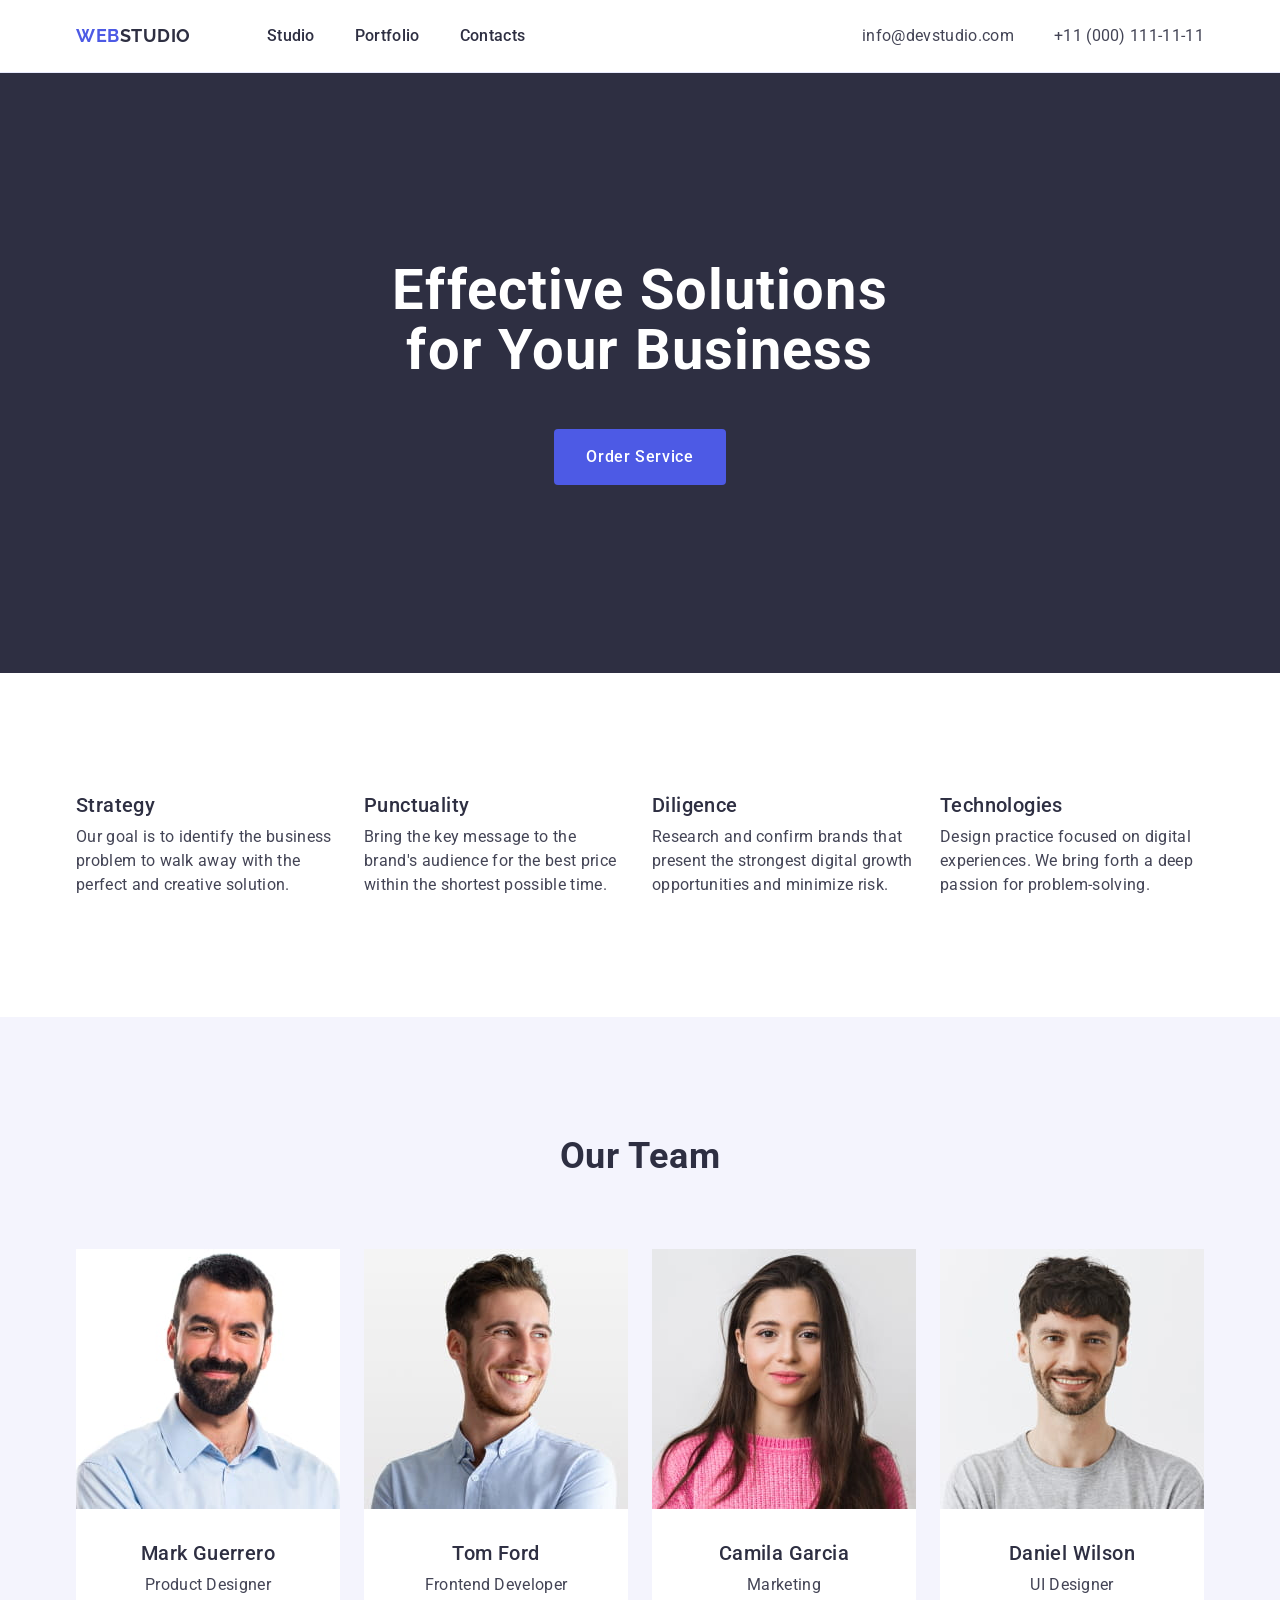
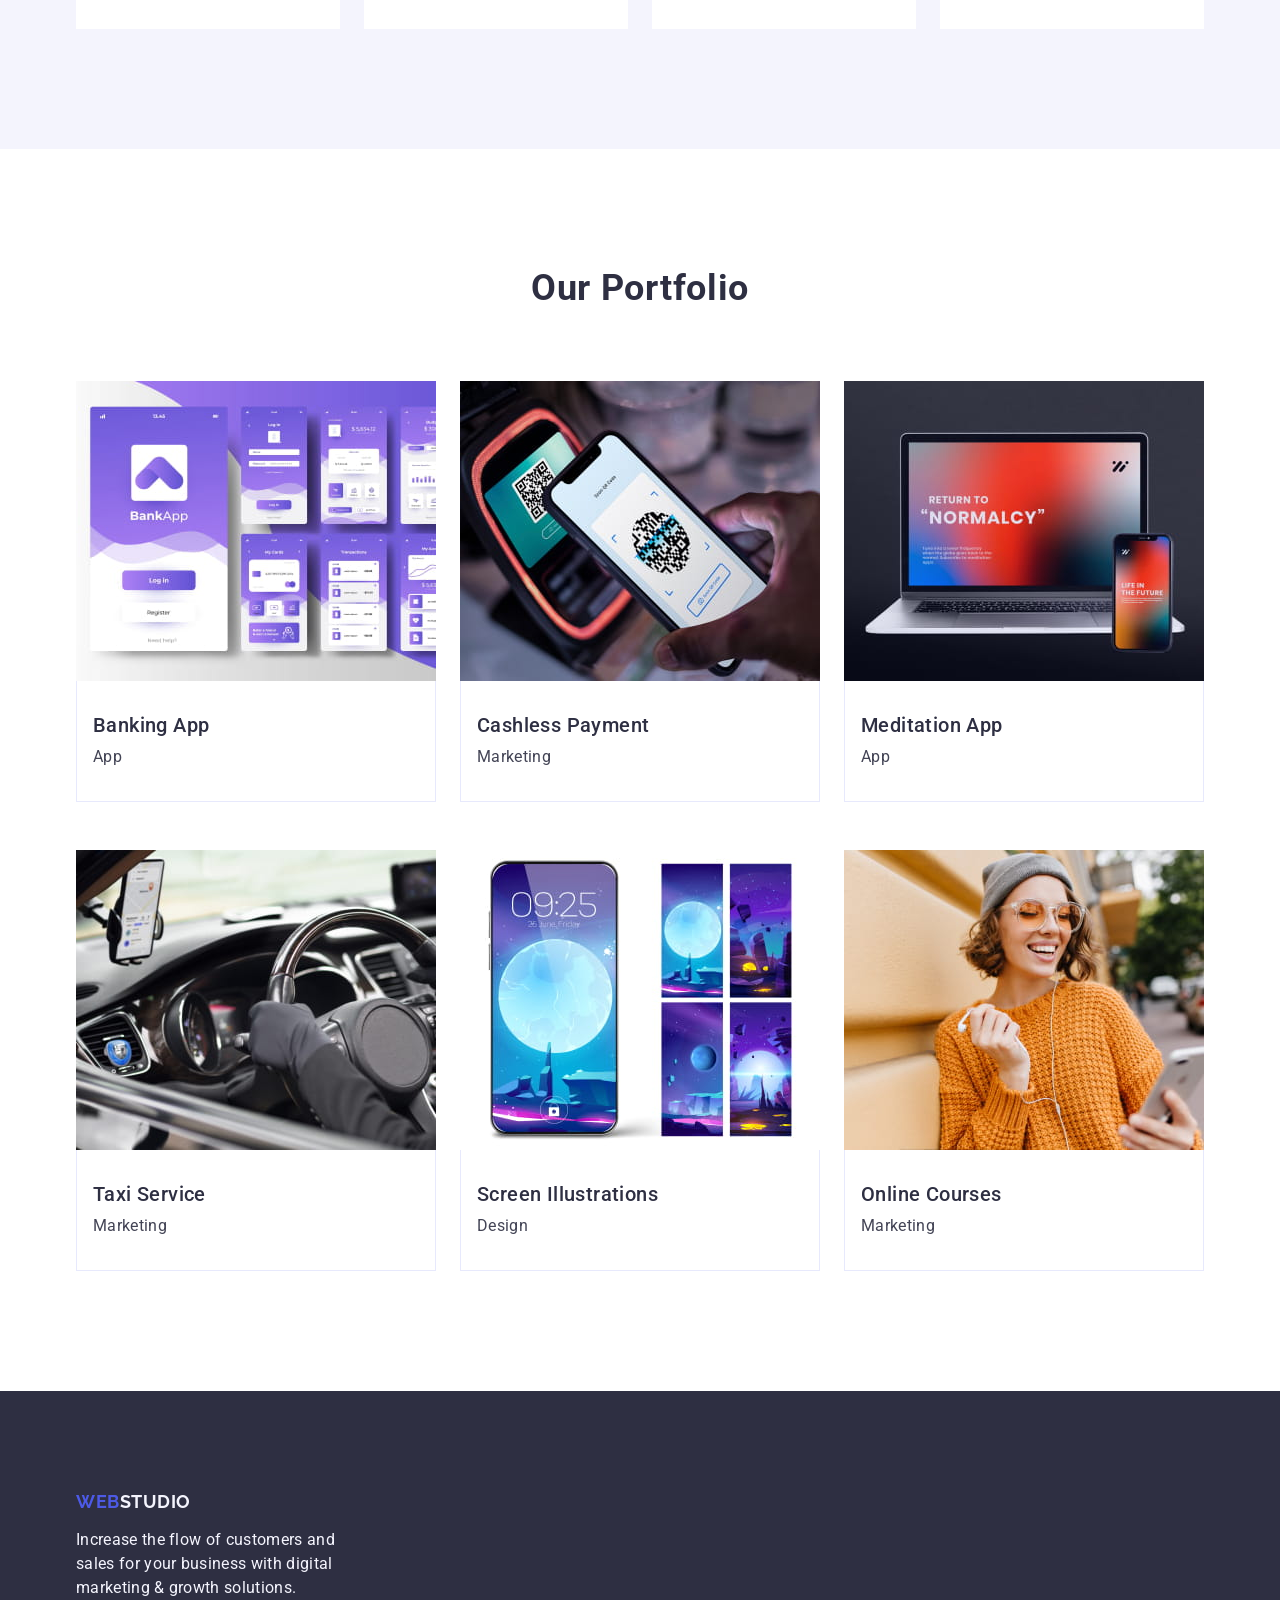
<file: index.html>
<!DOCTYPE html>
<html lang="en">
  <head>
    <meta charset="UTF-8" />
    <meta name="viewport" content="width=device-width, initial-scale=1.0" />
    <title>WebStudio</title>
    <!-- Попереднє з'єднання для оптимізації -->
    <link rel="preconnect" href="https://fonts.googleapis.com" />
    <link rel="preconnect" href="https://fonts.gstatic.com" crossorigin />
    <!-- Підключення шрифтів -->
    <link
      href="https://fonts.googleapis.com/css2?family=Raleway:wght@700&family=Roboto:wght@400;500;700&display=swap"
      rel="stylesheet"
    />
    <!-- Підключення нормалізатора стилів -->
    <link
      rel="stylesheet"
      href="https://cdnjs.cloudflare.com/ajax/libs/modern-normalize/1.1.0/modern-normalize.min.css"
    />
    <!-- Піключення мого файлу зі стилями -->
    <link rel="stylesheet" href="./css/styles.css" />
  </head>
  <body>
    <!--header -->
    <header class="header-page">
      <div class="header-container container">
        <nav class="header-nav">
          <a href="./index.html" class="logo"
            >Web<span class="logo-dark">Studio</span></a
          >
          <ul class="nav-list">
            <li class="nav-item">
              <a class="nav-link" href="./index.html">Studio</a>
            </li>
            <li class="nav-item">
              <a class="nav-link" href="">Portfolio</a>
            </li>
            <li class="nav-item">
              <a class="nav-link" href="">Contacts</a>
            </li>
          </ul>
        </nav>
        <address class="contacts">
          <ul class="list">
            <li class="contacts-item">
              <a class="contacts-link" href="mailto:info@devstudio.com"
                >info@devstudio.com</a
              >
            </li>
            <li class="contacts-item">
              <a class="contacts-link" href="tel:+110001111111"
                >+11 (000) 111-11-11</a
              >
            </li>
          </ul>
        </address>
      </div>
    </header>
    <main>
      <!-- section -->
      <section class="hero">
        <div class="container">
          <h1 class="hero-title">Effective Solutions for Your Business</h1>
          <button class="button btn-primary" type="button">
            Order Service
          </button>
        </div>
      </section>
      <!-- section advantages -->
      <section class="advantages">
        <div class="container">
          <h2 class="visually-hidden">Advantages</h2>
          <ul class="advantages-list">
            <li class="advantages-item">
              <h3 class="advantages-title">Strategy</h3>
              <p class="advantages-text">
                Our goal is to identify the business problem to walk away with
                the perfect and creative solution.
              </p>
            </li>
            <li class="advantages-item">
              <h3 class="advantages-title">Punctuality</h3>
              <p class="advantages-text">
                Bring the key message to the brand's audience for the best price
                within the shortest possible time.
              </p>
            </li>
            <li class="advantages-item">
              <h3 class="advantages-title">Diligence</h3>
              <p class="advantages-text">
                Research and confirm brands that present the strongest digital
                growth opportunities and minimize risk.
              </p>
            </li>
            <li class="advantages-item">
              <h3 class="advantages-title">Technologies</h3>
              <p class="advantages-text">
                Design practice focused on digital experiences. We bring forth a
                deep passion for problem-solving.
              </p>
            </li>
          </ul>
        </div>
      </section>
      <!-- section our team -->
      <section class="team">
        <div class="container">
          <h2 class="team-header">Our Team</h2>
          <ul class="team-list">
            <li class="team-item">
              <img
                src="./images/mark_guerrero.jpg"
                alt="Mark Guerrero"
                width="264"
                height="260"
              />
              <div class="team-info">
                <h3 class="team-title">Mark Guerrero</h3>
                <p class="team-text">Product Designer</p>
              </div>
            </li>
            <li class="team-item">
              <img
                src="./images/tom_ford.jpg"
                alt="Tom Ford"
                width="264"
                height="260"
              />
              <div class="team-info">
                <h3 class="team-title">Tom Ford</h3>
                <p class="team-text">Frontend Developer</p>
              </div>
            </li>
            <li class="team-item">
              <img
                src="./images/camila_garcia.jpg"
                alt="Camila Garcia"
                width="264"
                height="260"
              />
              <div class="team-info">
                <h3 class="team-title">Camila Garcia</h3>
                <p class="team-text">Marketing</p>
              </div>
            </li>
            <li class="team-item">
              <img
                src="./images/daniel_wilson.jpg"
                alt="Daniel Wilson"
                width="264"
                height="260"
              />
              <div class="team-info">
                <h3 class="team-title">Daniel Wilson</h3>
                <p class="team-text">UI Designer</p>
              </div>
            </li>
          </ul>
        </div>
      </section>
      <section class="portfolio">
        <div class="container">
          <h2 class="portfolio-header">Our Portfolio</h2>
          <ul class="portfolio-list">
            <li class="portfolio-item">
              <img
                src="./images/banking_app.jpg"
                alt="Banking App"
                width="360"
                height="300"
              />
              <div class="portfolio-info">
                <h3 class="portfolio-title">Banking App</h3>
                <p class="portfolio-text">App</p>
              </div>
            </li>
            <li class="portfolio-item">
              <img
                src="./images/cashless_payment.jpg"
                alt="Cashless Payment"
                width="360"
                height="300"
              />
              <div class="portfolio-info">
                <h3 class="portfolio-title">Cashless Payment</h3>
                <p class="portfolio-text">Marketing</p>
              </div>
            </li>
            <li class="portfolio-item">
              <img
                src="./images/meditation_app.jpg"
                alt="Meditation App"
                width="360"
                height="300"
              />
              <div class="portfolio-info">
                <h3 class="portfolio-title">Meditation App</h3>
                <p class="portfolio-text">App</p>
              </div>
            </li>
            <li class="portfolio-item">
              <img
                src="./images/taxi_service.jpg"
                alt="Taxi Service"
                width="360"
                height="300"
              />
              <div class="portfolio-info">
                <h3 class="portfolio-title">Taxi Service</h3>
                <p class="portfolio-text">Marketing</p>
              </div>
            </li>
            <li class="portfolio-item">
              <img
                src="./images/screen_illustrations.jpg"
                alt="Screen Illustrations"
                width="360"
                height="300"
              />
              <div class="portfolio-info">
                <h3 class="portfolio-title">Screen Illustrations</h3>
                <p class="portfolio-text">Design</p>
              </div>
            </li>
            <li class="portfolio-item">
              <img
                src="./images/online_courses.jpg"
                alt="Online Courses"
                width="360"
                height="300"
              />
              <div class="portfolio-info">
                <h3 class="portfolio-title">Online Courses</h3>
                <p class="portfolio-text">Marketing</p>
              </div>
            </li>
          </ul>
        </div>
      </section>
    </main>
    <!-- footer -->
    <footer class="footer">
      <div class="container">
        <a href="./index.html" class="footer-logo-dark"
          >Web<span class="footer-logo-light">Studio</span></a
        >
        <p class="footer-text">
          Increase the flow of customers and sales for your business with
          digital marketing & growth solutions.
        </p>
      </div>
    </footer>
  </body>
</html>
</file>
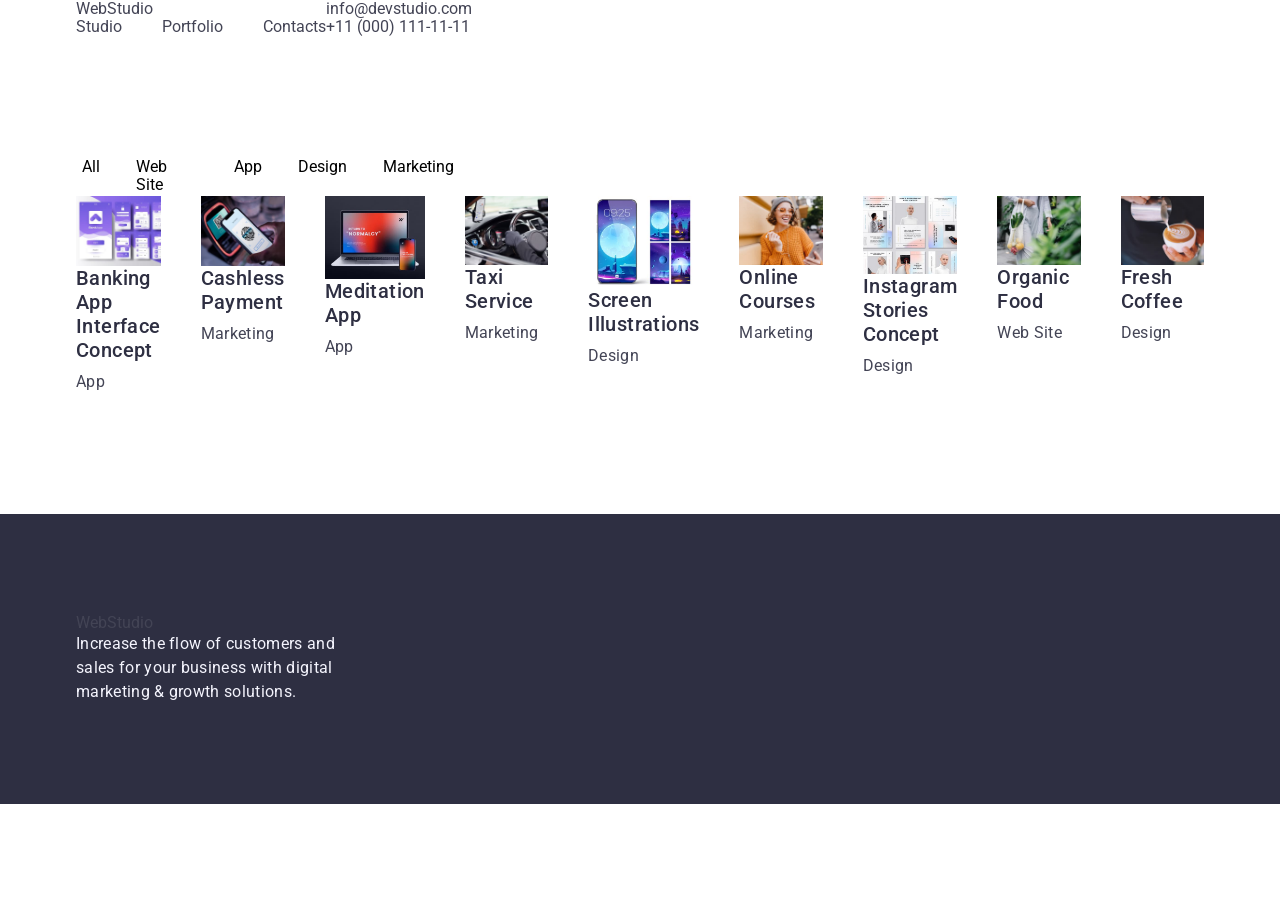
<file: portfolio.html>
<!DOCTYPE html>
<html lang="en">
<head>
    <meta charset="UTF-8">
    <meta http-equiv="X-UA-Compatible" content="IE=edge">
    <meta name="viewport" content="width=device-width, initial-scale=1.0">
    <title>Portfolio</title>
    <link rel="preconnect" href="https://fonts.googleapis.com">
    <link rel="preconnect" href="https://fonts.gstatic.com" crossorigin>
    <link href="https://fonts.googleapis.com/css2?family=Raleway:wght@800&family=Roboto:wght@400;500;700;900&display=swap"
        rel="stylesheet">
    <link rel="stylesheet" href="https://cdnjs.cloudflare.com/ajax/libs/modern-normalize/1.1.0/modern-normalize.min.css" integrity="sha512-wpPYUAdjBVSE4KJnH1VR1HeZfpl1ub8YT/NKx4PuQ5NmX2tKuGu6U/JRp5y+Y8XG2tV+wKQpNHVUX03MfMFn9Q==" crossorigin="anonymous" referrerpolicy="no-referrer" />
        <link rel="stylesheet" href="./css/styles.css">
</head>
<body>
   <header class="header">
        <div class="container header-container">
        <nav class="header-navigation">
            <a href="./index.html" class="header-logo link">Web<span class="header-logo-item">Studio</span></a>
          <ul class="header-list list">
            <li class="header-item">
              <a class="header-link link" href="./index.html">Studio</a>
            </li>
            <li class="header-item">
              <a class="header-link link current" href="">Portfolio</a>
            </li>
            <li class="header-item">
              <a class="header-link link" href="">Contacts</a>
            </li>
          </ul>
        </nav>
            <ul class="header-pre-contacts">
                <li class="header-contacts list">
            <a class="header-mail link" href="mailto:info@devstudio.com">info@devstudio.com</a>
                </li>
                <li class="header-contacts list">
            <a class="header-tel link" href="tel:+110001111111">+11 (000) 111-11-11</a>
                </li>
            </ul>
            </div>
      </header>
    <main>
        <section class="portfolio-hero">
            <div class="container">
            <h1 hidden>navigation-portfolio</h2>
                <ul class="portfolio-list list">
                    <li class="portfolio-pre-item"><button type="button" class="portfolio-item">All</button></li>
                    <li class="portfolio-pre-item"><button type="button" class="portfolio-item">Web Site</button></li>
                    <li class="portfolio-pre-item"><button type="button" class="portfolio-item">App</button></li>
                    <li class="portfolio-pre-item"><button type="button" class="portfolio-item">Design</button></li>
                    <li class="portfolio-pre-item"><button type="button" class="portfolio-item">Marketing</button></li>
                </ul>
                <ul class="portfolio-about list">
                    <li class="portfolio-about-item">
                        <img src="./images/img-1.jpg" alt="Picture" width="360" />
                        <div class="portfolio-border">
                        <h2 class="portfolio-title">Banking App Interface Concept</h2>
                        <p class="portfolio-text">App</p>
                        </div>
                    </li>
                    <li class="portfolio-about-item">
                        <img src="./images/img-2.jpg" alt="Picture" width="360" />
                        <div class="portfolio-border">
                        <h2 class="portfolio-title">Cashless Payment</h2>
                        <p class="portfolio-text">Marketing</p>
                        </div>
                    </li>
                    <li class="portfolio-about-item">
                        <img src="./images/img-3.jpg" alt="Picture" width="360" />
                        <div class="portfolio-border">
                        <h2 class="portfolio-title">Meditation App</h2>
                        <p class="portfolio-text">App</p>
                        </div>
                    </li>
                    <li class="portfolio-about-item">
                        <img src="./images/img-4.jpg" alt="Picture" width="360" />
                        <div class="portfolio-border">
                        <h2 class="portfolio-title">Taxi Service</h2>
                        <p class="portfolio-text">Marketing</p>
                        </div>
                    </li>
                    <li class="portfolio-about-item">
                        <img src="./images/img-5.jpg" alt="Picture" width="360" />
                        <div class="portfolio-border">
                        <h2 class="portfolio-title">Screen Illustrations</h2>
                        <p class="portfolio-text">Design</p>
                        </div>
                    </li>
                    <li class="portfolio-about-item">
                        <img src="./images/img-6.jpg" alt="Picture" width="360" />
                        <div class="portfolio-border">
                        <h2 class="portfolio-title">Online Courses</h2>
                        <p class="portfolio-text">Marketing</p>
                        </div>
                    </li>
                    <li class="portfolio-about-item">
                        <img src="./images/img-7.jpg" alt="Picture" width="360" />
                        <div class="portfolio-border">
                        <h2 class="portfolio-title">Instagram Stories Concept</h2>
                        <p class="portfolio-text">Design</p>
                        </div>
                    </li>
                    <li class="portfolio-about-item">
                        <img src="./images/img-8.jpg" alt="Picture" width="360" />
                        <div class="portfolio-border">
                        <h2 class="portfolio-title">Organic Food</h2>
                        <p class="portfolio-text">Web Site</p>
                        </div>
                    </li>
                    <li class="portfolio-about-item">
                        <img src="./images/img-9.jpg" alt="Picture" width="360" />
                        <div class="portfolio-border">
                        <h2 class="portfolio-title">Fresh Coffee</h2>
                        <p class="portfolio-text">Design</p>
                        </div>
                    </li>
                </ul>
                </div>
        </section>
    </main>
    <footer class="footer">
    <div class="container footer-container">
        <div class="footer-logo">
    <a class="footer-link link" href="./index.html">Web<span class="footer-logo">Studio</span></a>
    </div>
    <p class="footer-text">Increase the flow of customers and sales for your business with digital marketing & growth solutions.
</p>
</div>
</footer>
</body>
</html>
</file>
<file: css/styles.css>
/* #region base */
h1,
h2,
h3,
h4,
h5,
h6,
p {
    margin: 0;
}

h2 {
    font-weight: 700;
    font-size: 36px;
    line-height: 1.11;
    letter-spacing: 0.02em;
    color: #2e2f42;
}

ul,
ol {
    margin: 0;
    padding: 0;
    list-style-type: none;
}

img {
    display: block;
    max-width: 100%;
    height: auto;
}

a {
    display: inline-block;
    text-decoration: none;
    color: currentColor;
}

button {
    cursor: pointer;
    border: none;
}

section {
    padding-top: 120px;
    padding-bottom: 120px;
}

body {
    font-family: "Roboto", sans-serif;
    color: #434455;
    background-color: #fff;
}

.visually-hidden {
    position: absolute;
    width: 1px;
    height: 1px;
    margin: -1px;
    border: 0;
    padding: 0;

    white-space: nowrap;
    clip-path: inset(100%);
    clip: rect(0 0 0 0);
    overflow: hidden;
}

.container {
    max-width: 1158px;
    padding: 0 15px;
    margin: 0 auto;
}

/* #endregion */

/* #region header */
.header-page {
    border-bottom: 1px solid #e7e9fc;
}

.header-container {
    display: flex;
    align-items: center;
}

.header-nav {
    display: flex;
    align-items: center;
}

.nav-list {
    display: flex;
    align-items: center;
    gap: 40px;
}

.logo {
    font-family: "Raleway", sans-serif;
    font-weight: 700;
    font-size: 18px;
    line-height: 1.17;
    letter-spacing: 0.03em;
    text-transform: uppercase;
    color: #4d5ae5;
    padding: 24px 0;
    margin-right: 76px;
}

.logo-dark {
    color: #2e2f42;
    padding: 24px 0;
}

.nav-link:hover,
.contacts-link:hover {
    color: #404bbf
}

.nav-link:focus,
.contacts-link:focus {
    color: #404bbf
}

.nav-link {
    font-weight: 500;
    font-size: 16px;
    line-height: 1.5;
    letter-spacing: 0.02em;
    color: #2e2f42;
    padding: 24px 0;
}

.contacts {
    font-style: normal;
    margin-left: auto;

}

.list {
    display: flex;
    gap: 40px;
}

.contacts-link {
    font-size: 16px;
    line-height: 1.5;
    letter-spacing: 0.02em;
    color: #434455;
    padding: 24px 0;
}

/* #endregion */

/* #region hero */
.hero {
    background: #2e2f42;
    padding: 188px 0;
}

.hero-title {
    max-width: 496px;
    font-weight: 700;
    font-size: 56px;
    line-height: 1.07;
    letter-spacing: 0.02em;
    color: #fff;
    text-align: center;
    padding-bottom: 48px;
    margin: 0 auto;
}

.button:hover,
.button:focus {
    background-color: #404bbf;
}

.btn-primary {
    display: block;
    min-width: 169px;
    height: 56px;
    padding: 16px 32px;
    margin: 0 auto;
    font-weight: 500;
    line-height: 1.5;
    letter-spacing: 0.04em;
    color: #ffffff;
    background-color: #4d5ae5;
    border-radius: 4px;
}

/* #endregion */

/* #region advantages */
.advantages-list {
    display: flex;
    gap: 24px;
    width: 100%;
}

.advantages-item:first-child {
    width: calc((100% - 72px) / 4);
}

.advantages-title {
    font-weight: 500;
    font-size: 20px;
    line-height: 1.2;
    letter-spacing: 0.02em;
    color: #2e2f42;
    margin-bottom: 8px;
}

.advantages-item {
    display: flex;
    flex-direction: column;
}

.advantages-text {
    width: 264px;
    line-height: 1.5;
    letter-spacing: 0.02em;
    color: #434455;
}

/* #endregion */

/* #region team */
.team {
    background-color: #F4F4FD;
}

.team-header {
    font-weight: 700;
    letter-spacing: 0.02em;
    text-align: center;
    text-transform: capitalize;
    color: #2e2f42;
    margin-bottom: 72px;
}

.team-list {
    display: flex;
    gap: 24px;
    width: 100%;
    justify-content: space-between;
}

.team-title {
    font-weight: 500;
    font-size: 20px;
    line-height: 1.2;
    letter-spacing: 0.02em;
    color: #2e2f42;
    text-align: center;
    margin-bottom: 8px;
}

.team-item {
    background-color: #FFFFFF;
    border-radius: 0px 0px 4px 4px;
}

.team-info {
    display: flex;
    flex-direction: column;
    align-items: center;
    padding: 32px 0;
    background: var(--WHITE, #FFF);
}

.team-text {
    line-height: 1.5;
    letter-spacing: 0.02em;
    color: #434455;
    text-align: center;
}

/* #endregion */

/* #region portfolio */
.portfolio-header {
    font-weight: 700;
    letter-spacing: 0.02em;
    text-align: center;
    text-transform: capitalize;
    color: #2e2f42;
    margin-bottom: 72px;
}

.portfolio-list {
    display: flex;
    flex-wrap: wrap;
    gap: 48px 24px;
    width: 100%;
}

.portfolio-item {
    width: calc((100% - 48px) / 3);
    background-color: #fff;
}

.portfolio-info {
    padding: 32px 16px;
    display: flex;
    flex-direction: column;
    border: 1px solid #E7E9FC;
    border-top: none;
    background: #FFF;
}

.portfolio-title {
    font-weight: 500;
    font-size: 20px;
    line-height: 1.2;
    letter-spacing: 0.02em;
    color: #2e2f42;
    margin-bottom: 8px;
}

.portfolio-text {
    line-height: 1.5;
    letter-spacing: 0.02em;
    color: #434455;
}

/* #endregion */

/* #region footer */
.footer {
    background: #2e2f42;
    padding: 100px 0;
}

.footer-logo-dark {
    font-family: "Raleway", sans-serif;
    font-weight: 700;
    font-size: 18px;
    line-height: 1.17;
    letter-spacing: 0.03em;
    text-transform: uppercase;
    color: #4d5ae5;
    margin-bottom: 16px;
}

.footer-logo-light {
    color: #f4f4fd;
}

.footer-text {
    display: block;
    width: 264px;
    line-height: 1.5;
    letter-spacing: 0.02em;
    color: #f4f4fd;
}

/* #endregion */
</file>
